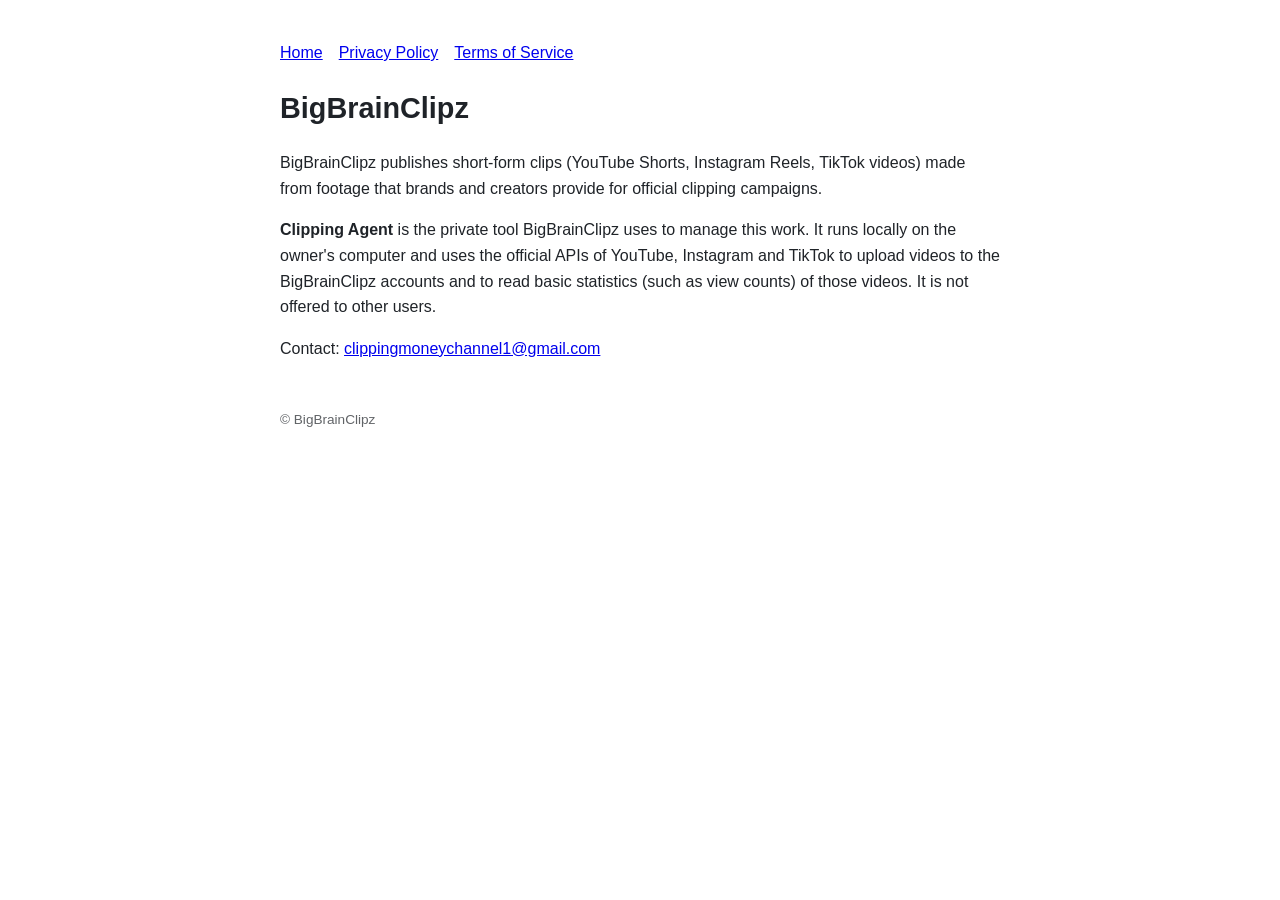
<file: index.html>
<!doctype html><html lang="en"><head><meta charset="utf-8"><meta name="viewport" content="width=device-width,initial-scale=1">
<title>BigBrainClipz</title><link rel="stylesheet" href="style.css"></head><body>
<nav><a href="./">Home</a><a href="privacy.html">Privacy Policy</a><a href="terms.html">Terms of Service</a></nav>
<h1>BigBrainClipz</h1>
<p>BigBrainClipz publishes short-form clips (YouTube Shorts, Instagram Reels, TikTok videos) made from footage that brands and creators provide for official clipping campaigns.</p>
<p><strong>Clipping Agent</strong> is the private tool BigBrainClipz uses to manage this work. It runs locally on the owner's computer and uses the official APIs of YouTube, Instagram and TikTok to upload videos to the BigBrainClipz accounts and to read basic statistics (such as view counts) of those videos. It is not offered to other users.</p>
<p>Contact: <a href="mailto:clippingmoneychannel1@gmail.com">clippingmoneychannel1@gmail.com</a></p>
<footer>© BigBrainClipz</footer></body></html>
</file>
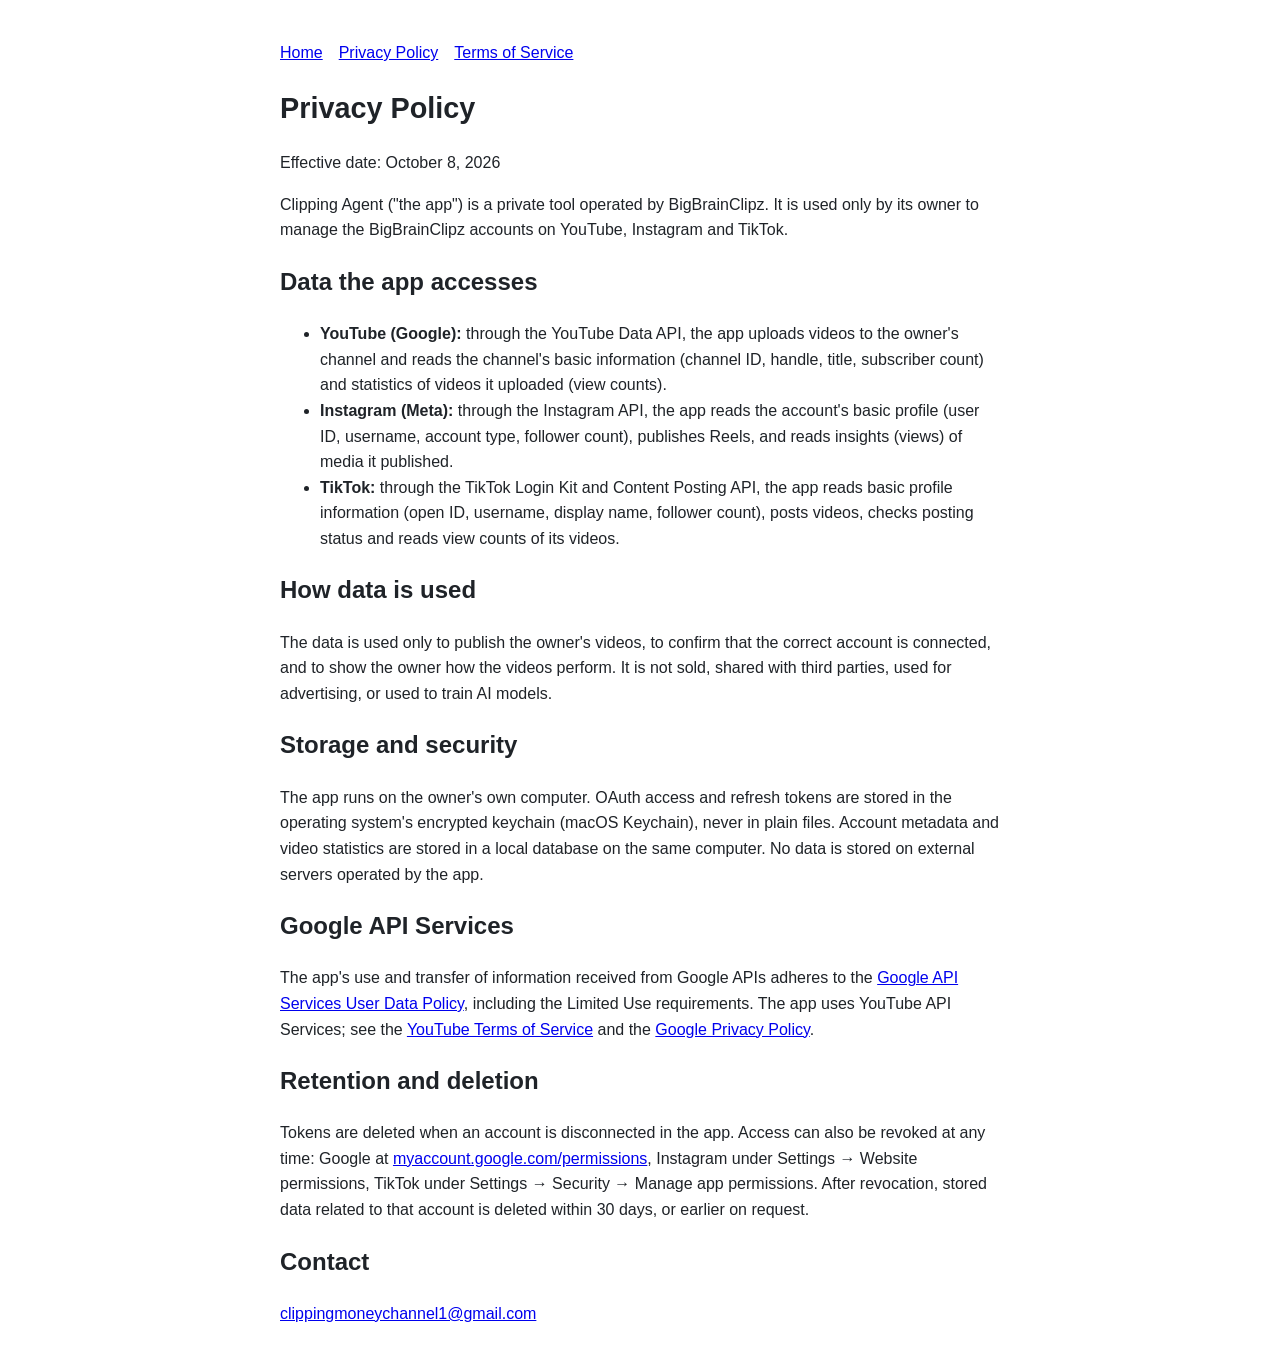
<file: privacy.html>
<!doctype html><html lang="en"><head><meta charset="utf-8"><meta name="viewport" content="width=device-width,initial-scale=1">
<title>Privacy Policy – Clipping Agent</title><link rel="stylesheet" href="style.css"></head><body>
<nav><a href="./">Home</a><a href="privacy.html">Privacy Policy</a><a href="terms.html">Terms of Service</a></nav>
<h1>Privacy Policy</h1>
<p>Effective date: October 8, 2026</p>
<p>Clipping Agent ("the app") is a private tool operated by BigBrainClipz. It is used only by its owner to manage the BigBrainClipz accounts on YouTube, Instagram and TikTok.</p>
<h2>Data the app accesses</h2>
<ul>
<li><strong>YouTube (Google):</strong> through the YouTube Data API, the app uploads videos to the owner's channel and reads the channel's basic information (channel ID, handle, title, subscriber count) and statistics of videos it uploaded (view counts).</li>
<li><strong>Instagram (Meta):</strong> through the Instagram API, the app reads the account's basic profile (user ID, username, account type, follower count), publishes Reels, and reads insights (views) of media it published.</li>
<li><strong>TikTok:</strong> through the TikTok Login Kit and Content Posting API, the app reads basic profile information (open ID, username, display name, follower count), posts videos, checks posting status and reads view counts of its videos.</li>
</ul>
<h2>How data is used</h2>
<p>The data is used only to publish the owner's videos, to confirm that the correct account is connected, and to show the owner how the videos perform. It is not sold, shared with third parties, used for advertising, or used to train AI models.</p>
<h2>Storage and security</h2>
<p>The app runs on the owner's own computer. OAuth access and refresh tokens are stored in the operating system's encrypted keychain (macOS Keychain), never in plain files. Account metadata and video statistics are stored in a local database on the same computer. No data is stored on external servers operated by the app.</p>
<h2>Google API Services</h2>
<p>The app's use and transfer of information received from Google APIs adheres to the <a href="https://developers.google.com/terms/api-services-user-data-policy">Google API Services User Data Policy</a>, including the Limited Use requirements. The app uses YouTube API Services; see the <a href="https://www.youtube.com/t/terms">YouTube Terms of Service</a> and the <a href="https://policies.google.com/privacy">Google Privacy Policy</a>.</p>
<h2>Retention and deletion</h2>
<p>Tokens are deleted when an account is disconnected in the app. Access can also be revoked at any time: Google at <a href="https://myaccount.google.com/permissions">myaccount.google.com/permissions</a>, Instagram under Settings → Website permissions, TikTok under Settings → Security → Manage app permissions. After revocation, stored data related to that account is deleted within 30 days, or earlier on request.</p>
<h2>Contact</h2>
<p><a href="mailto:clippingmoneychannel1@gmail.com">clippingmoneychannel1@gmail.com</a></p>
</body></html>
</file>
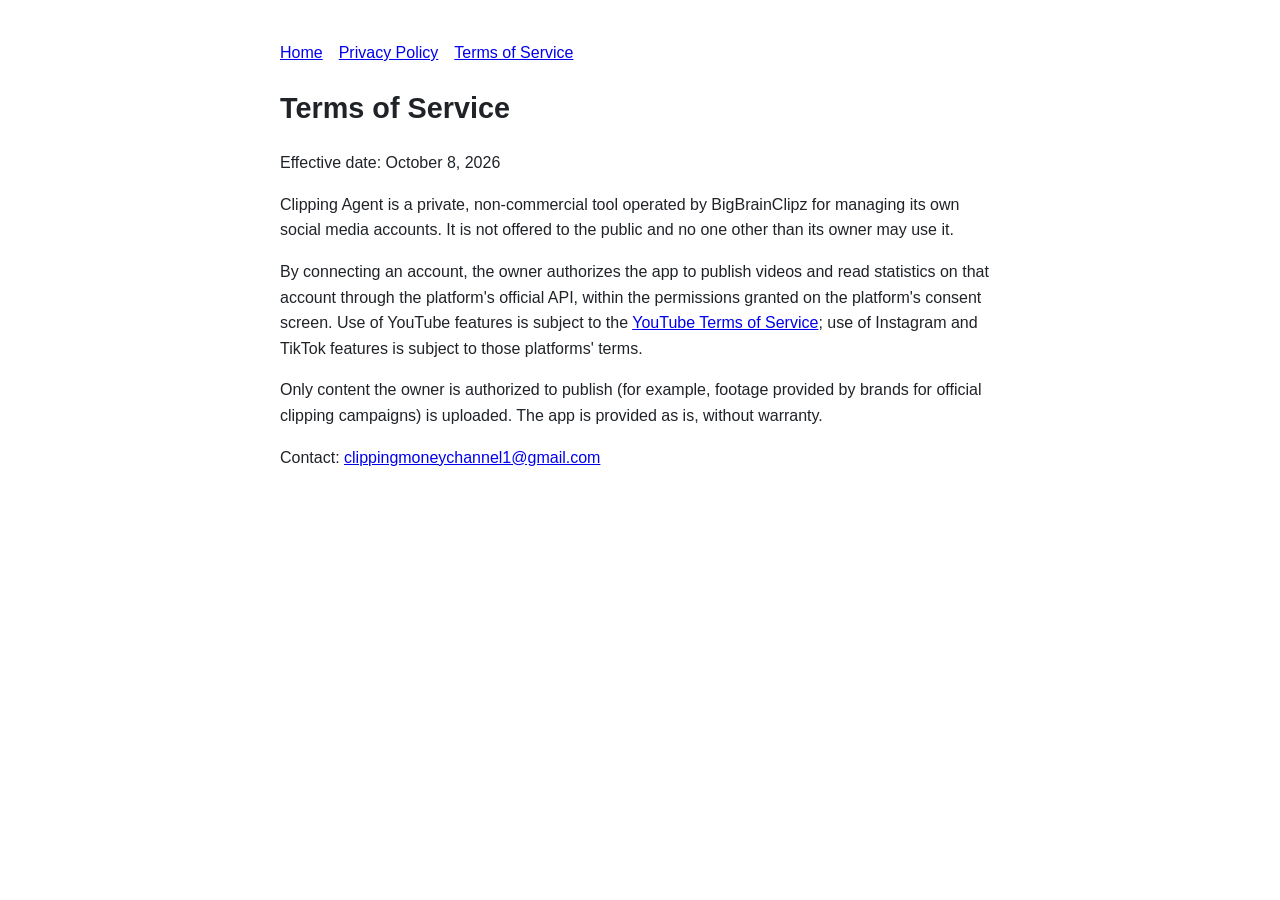
<file: terms.html>
<!doctype html><html lang="en"><head><meta charset="utf-8"><meta name="viewport" content="width=device-width,initial-scale=1">
<title>Terms of Service – Clipping Agent</title><link rel="stylesheet" href="style.css"></head><body>
<nav><a href="./">Home</a><a href="privacy.html">Privacy Policy</a><a href="terms.html">Terms of Service</a></nav>
<h1>Terms of Service</h1>
<p>Effective date: October 8, 2026</p>
<p>Clipping Agent is a private, non-commercial tool operated by BigBrainClipz for managing its own social media accounts. It is not offered to the public and no one other than its owner may use it.</p>
<p>By connecting an account, the owner authorizes the app to publish videos and read statistics on that account through the platform's official API, within the permissions granted on the platform's consent screen. Use of YouTube features is subject to the <a href="https://www.youtube.com/t/terms">YouTube Terms of Service</a>; use of Instagram and TikTok features is subject to those platforms' terms.</p>
<p>Only content the owner is authorized to publish (for example, footage provided by brands for official clipping campaigns) is uploaded. The app is provided as is, without warranty.</p>
<p>Contact: <a href="mailto:clippingmoneychannel1@gmail.com">clippingmoneychannel1@gmail.com</a></p>
</body></html>
</file>
<file: style.css>
body{font-family:-apple-system,BlinkMacSystemFont,"Segoe UI",sans-serif;max-width:720px;margin:40px auto;padding:0 16px;line-height:1.6;color:#1f2328;background:#fff}
@media (prefers-color-scheme:dark){body{color:#e6edf3;background:#0d1117}a{color:#58a6ff}}
nav a{margin-right:16px}h1{font-size:1.8em}footer{margin-top:48px;font-size:.85em;opacity:.7}
</file>
